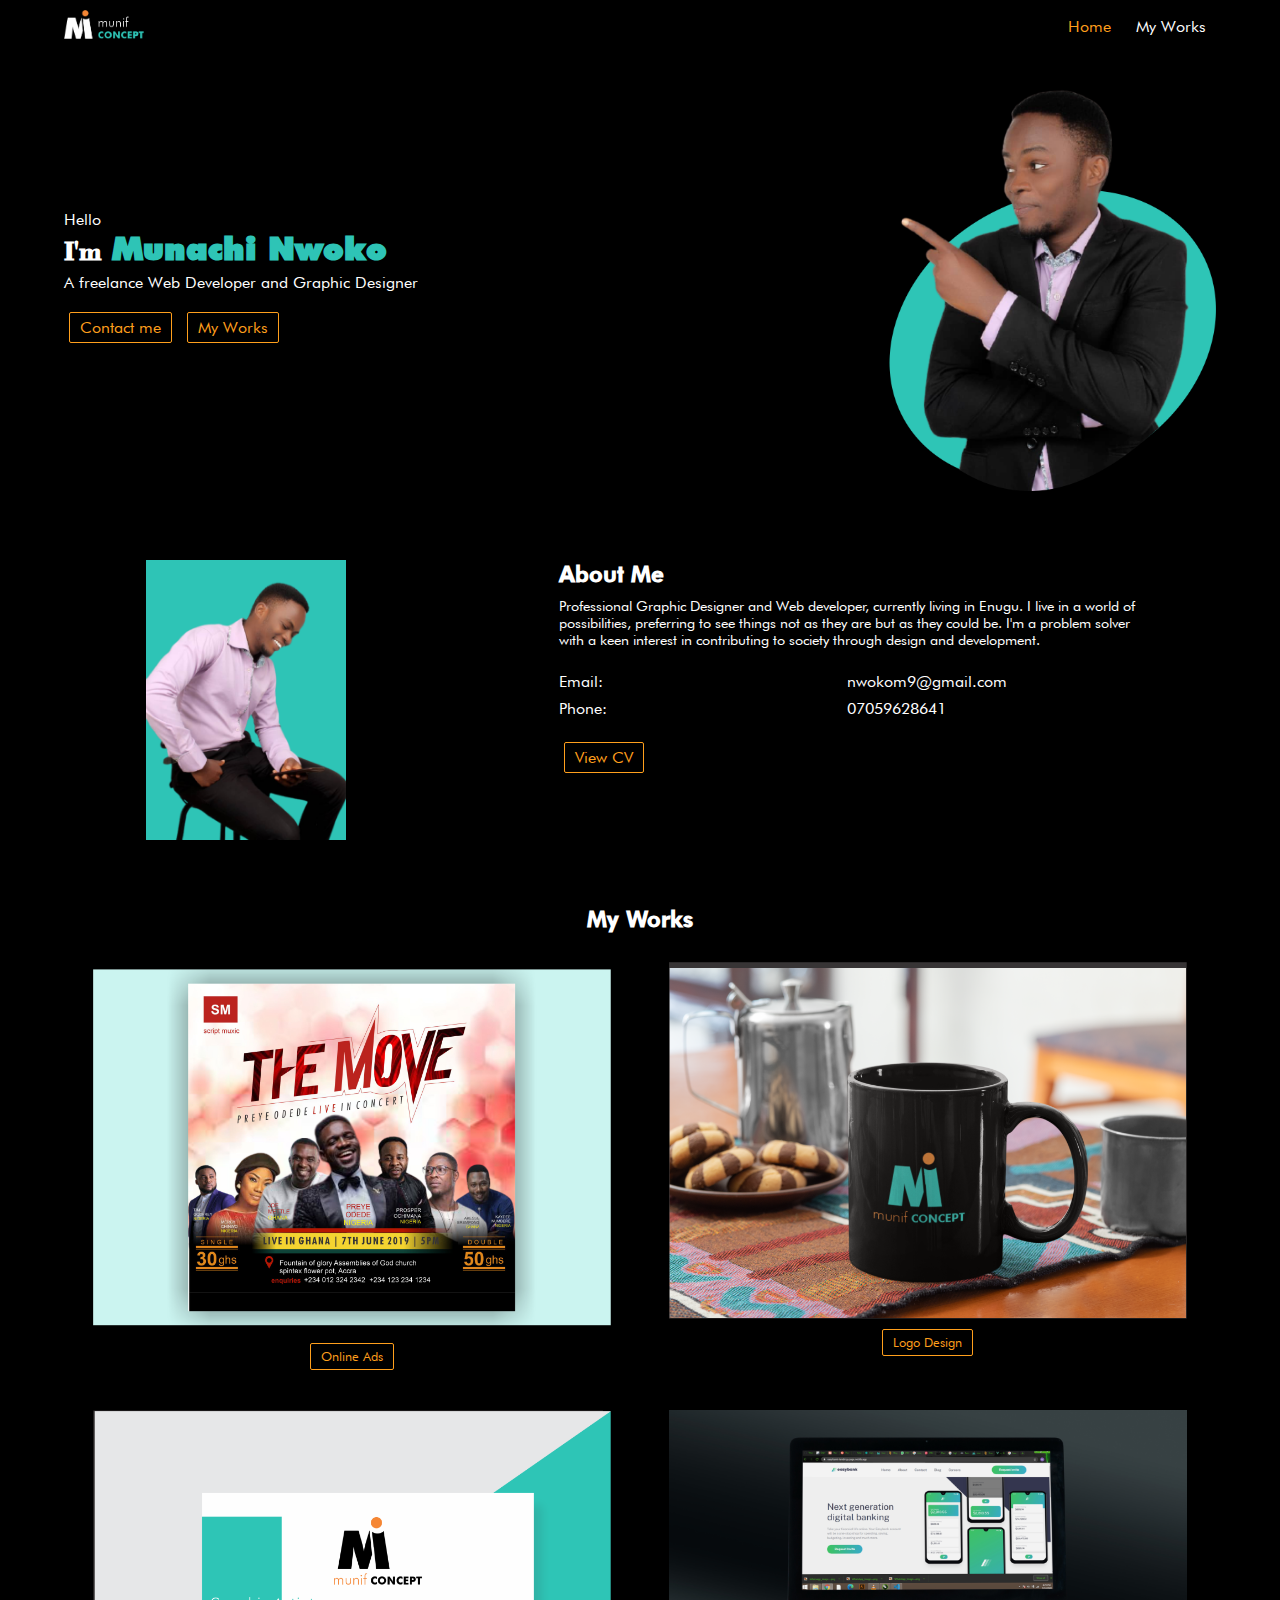
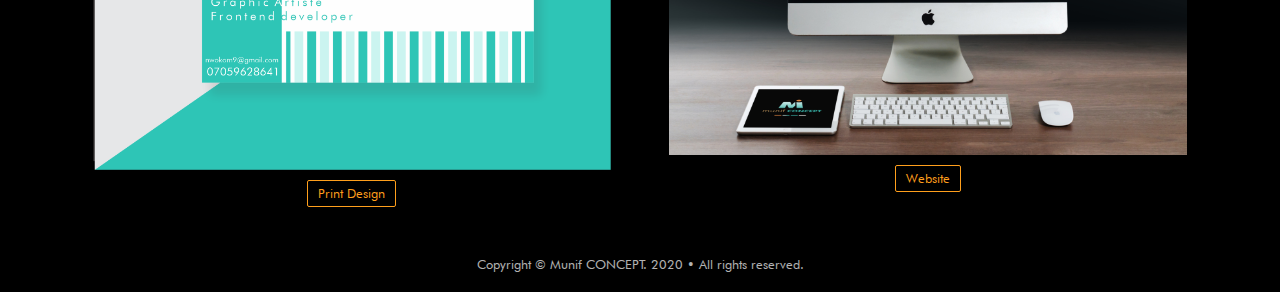
<file: index.html>
<!DOCTYPE html>
<html lang="en">
<head>
    <meta charset="UTF-8">
    <meta name="viewport" content="width=device-width, initial-scale=1.0">
    <title>munif CONCEPT</title>
    <link rel="icon" type="image/png" sizes="32x32" href="./images/icon2.png">
  
    <link rel="stylesheet" href="munif.css">
</head>
<body>
    <!-- navigation -->
    <header>
        <nav>
            <div class="logo">
                <img src="./images/logo.png" alt="logo">
            </div>
            <div class="link">
                <ul>
                    <li><a href="index.html" style="color:#ff9f1c">Home</a></li>
                    <li><a href="#three" >My Works</a></li>
                    <!-- <li><a href="#">Online Ads</a></li>
                    <li><a href="#">Logo</a></li>
                    <li><a href="#">Websites</a></li> -->
                </ul>
            </div>
        </nav>
    </header>

    <!-- main -->
    <main>
        <!-- hello-->
        <section class="first">
            <div class="hello">
                <span>Hello</span> 
                <h2><span>I'm</span> Munachi Nwoko</h2>
                <p>
                A freelance Web Developer and
                Graphic Designer
                </p>
                <div>
                <button><a href="contact.html">Contact me</a> </button>
                <button><a href="#three">My Works </a> </button>
                </div>
            </div>
            <div class="picture">
                <img src="images/Munif12.png" alt="picture">
            </div>
        </section>
        <!-- About me -->
        <section class="second">
            <div class="picture">
                <img src="images/Munif2x.png" alt="My picture">
            </div>
            <div class="about">
                <h3>About Me</h3>
                <p>Professional Graphic Designer and Web developer, currently living in Enugu. 
                    I live in a world of possibilities, 
                    preferring to see things not as they are but as 
                    they could be. I'm a problem solver with a keen 
                    interest in contributing to society through design and development.
                </p>
                <div class="details">
                    <div>
                        <!-- Name: <br> -->
                        <!-- DOB:<br> -->
                        <!-- Address:<br> -->
                        <!-- Zip Code:<br> -->
                        Email:<br>
                        Phone:<br>
                    </div><br>
                    <div>
                        <!-- Munachi Nwoko <br> -->
                        <!-- 15/02<br> -->
                        <!-- 4 Mbonu Ojike, UNN<br> -->
                        <!-- +234<br> -->
                        nwokom9@gmail.com<br>
                        07059628641<br>
                    </div>
                </div>
                <button><a href="images/Munif CV.pdf">View CV</a> </button>
            </div>
        </section>
        <!-- Our projects-->
        <section class="third" id="three">
            <div class="heads"><h3>My Works</h3></div>
            <div class="hey"><a href="online.html"><img src="images/project1.png" alt="First Project"> <button >Online Ads</button></a> </div>
            <div class="hey"><a href="logo.html"><img src="images/project2.png" alt="Second Project"><button >Logo Design</button></a></div>
            <div class="hey"><a href="print.html"><img src="images/printsdfsd.png" alt="Third Project"><button >Print Design</button></a></div>
            <div class="hey"><a href="website.html"><img src="images/first mockup.jpg" alt="Fourth Project"><button >Website</button></a></div>
        </section>
        <p class="copyright">Copyright © Munif CONCEPT. 2020 • All rights reserved.</p>
    </main>

    
    <!-- <footer>
        
    </footer> -->
    <!-- <script src="munif.js"></script> -->
</body>
</html>
</file>
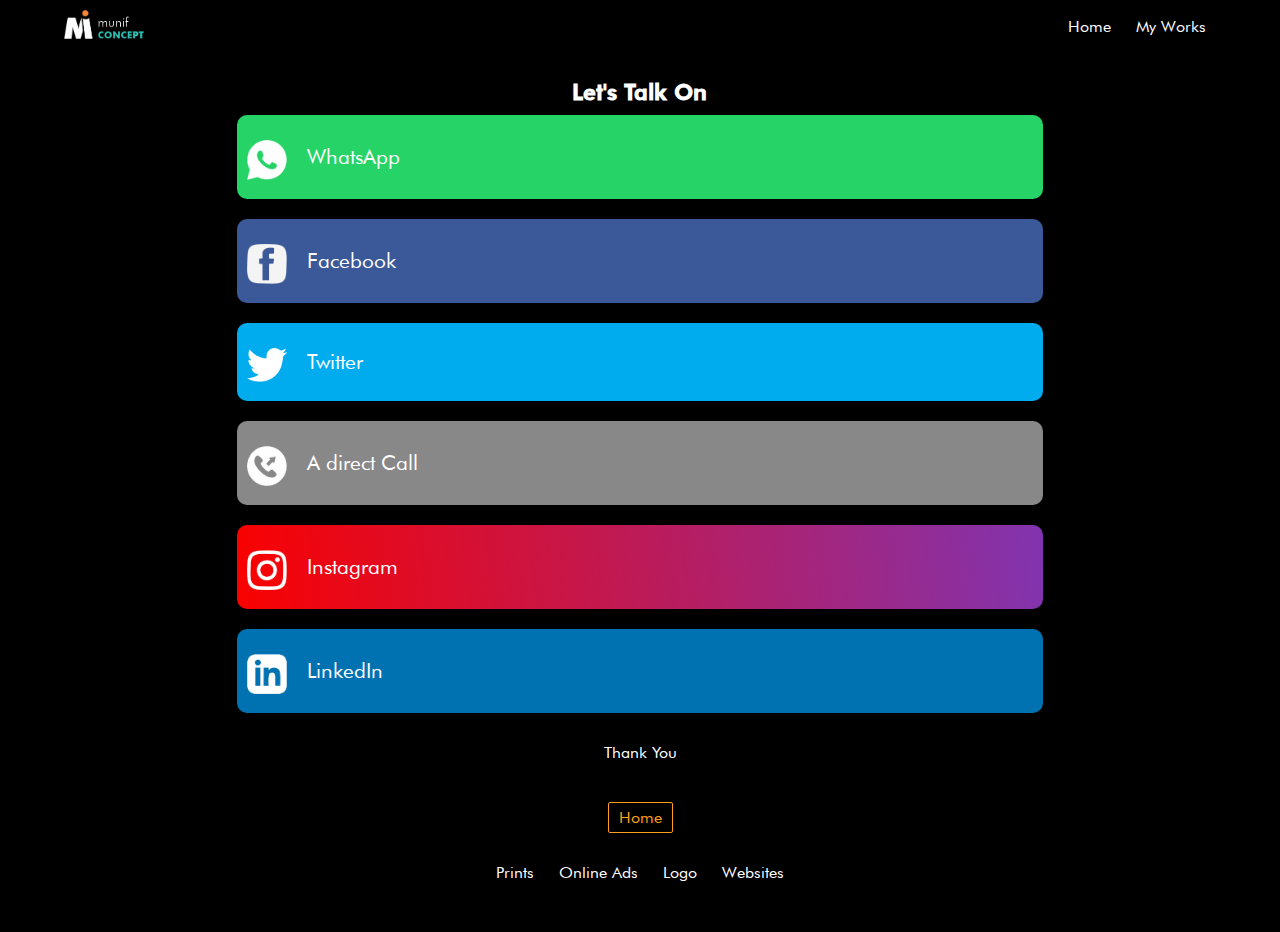
<file: contact.html>
<!DOCTYPE html>
<html lang="en">
<head>
    <meta charset="UTF-8">
    <meta name="viewport" content="width=device-width, initial-scale=1.0">
    <title>munif CONCEPT</title>
    <link rel="icon" type="image/png" sizes="32x32" href="./images/icon2.png">
  
    <link rel="stylesheet" href="munif.css">
</head>
<body>
    <!-- navigation -->
    <header>
        <nav>
            <div class="logo">
                <img src="./images/logo.png" alt="logo">
            </div>
            <div class="link">
                <ul>
                    <li><a href="index.html">Home</a></li>
                    <li><a  href="#three">My Works</a></li>
                    <!-- <li><a style="color:#ff9f1c" href="contact.html">Contact</a></li> -->
                    <!-- <li><a href="#">Logo</a></li>
                    <li><a href="#">Websites</a></li> -->
                </ul>
            </div>
        </nav>
    </header>
    <!-- main -->
    <main>
        <!-- Our projects-->
        <section class="third contact" style="max-width: 70%; margin:auto;">
            <div class="heads"><h3>Let's Talk On</h3></div>

        <div><button class="whatsapp"><a href="https://api.whatsapp.com/send?phone=2347059628641" ><span><img  src="images/whatsappicon.png" alt="whatsapp icon"></span> WhatsApp</a> </button> </div>
            <div ><button class="facebook"><a href="https://www.facebook.com/cannis.nwoko"><span><img  src="images/facebookicon.png" alt="facebook icon"></span> Facebook</a> </button> </div>
            <div ><button class="twitter"><a href="https://twitter.com/NwokoMunachi"><span><img  src="images/twittericon.png" alt="twitter icon"></span> Twitter</a> </button> </div>
            <div ><button class="call"><a href="tel:07059628641"><span><img  src="images/directcallicon.png" alt="call icon"></span> A direct Call</a> </button> </div>
            <div ><button class="instagram"><a href="https://www.instagram.com/munifconcept/"><span><img  src="images/instagramicon.png" alt="instagram icon"></span> Instagram</a> </button> </div>
            <div ><button class="linkedin"><a href="https://www.linkedin.com/in/munachi-nwoko-4479471b3/"><span><img  src="images/linkedinicon.png" alt="linkedin icon"></span> LinkedIn</a> </button> </div>
        </section>
        <div class="thank">
            <p>Thank You</p>
            <button><a href="index.html">Home</a> </button>
            <nav>
                <div class="link down">
                    <ul>
                        <!-- <li><a href="index.html">Home</a></li> -->
                        <li><a href="print.html">Prints</a></li>
                        <li><a href="online.html" >Online Ads</a></li>
                        <li><a href="logo.html">Logo</a></li>
                        <li><a href="website.html">Websites</a></li>
                    </ul>
                </div>
            </nav>
        </div>
    </main>

    
    <!-- <footer>
        
    </footer> -->
    <!-- <script src="munif.js"></script> -->
</body>
</html>
</file>
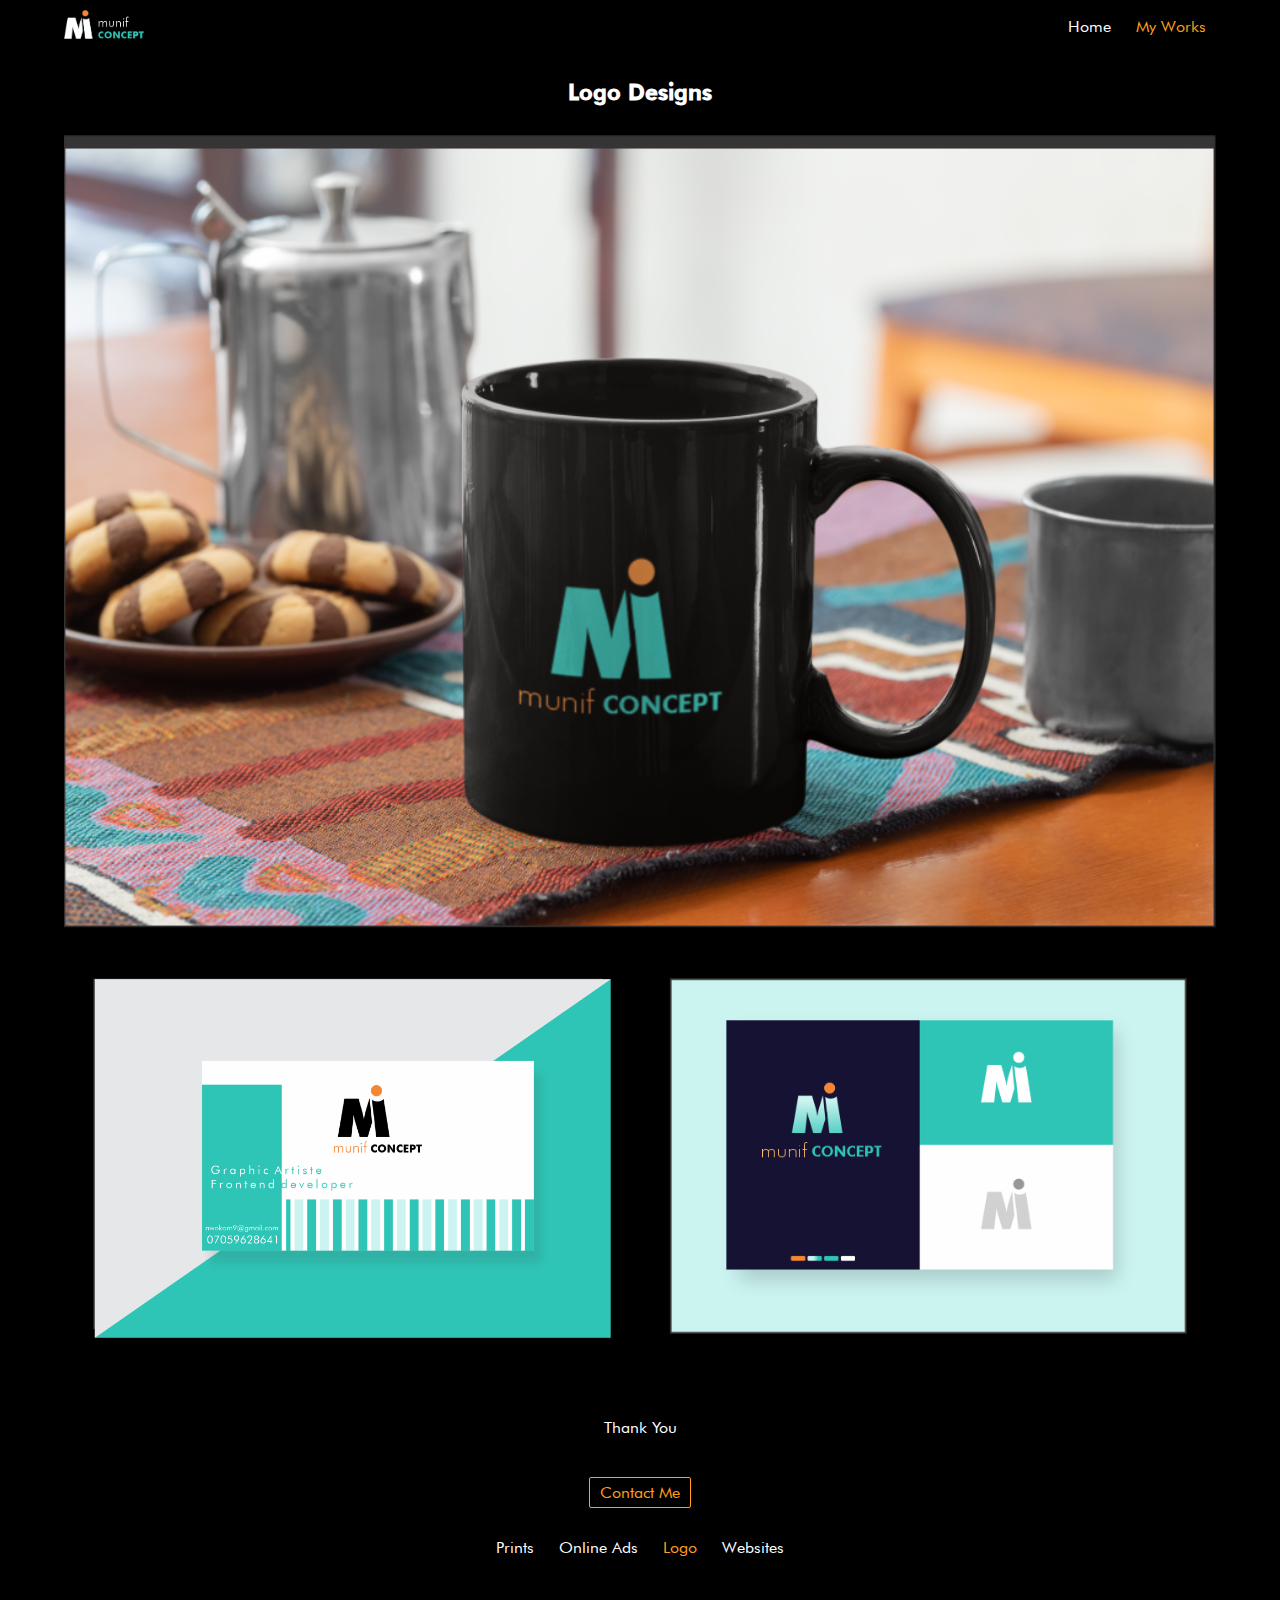
<file: logo.html>
<!DOCTYPE html>
<html lang="en">
<head>
    <meta charset="UTF-8">
    <meta name="viewport" content="width=device-width, initial-scale=1.0">
    <title>munif CONCEPT</title>
    <link rel="icon" type="image/png" sizes="32x32" href="./images/icon2.png">
  
    <link rel="stylesheet" href="munif.css">
</head>
<body>
    <!-- navigation -->
    <header>
        <nav>
            <div class="logo">
                <img src="./images/logo.png" alt="logo">
            </div>
            <div class="link">
                <ul>
                    <li><a href="index.html">Home</a></li>
                    <li><a style="color:#ff9f1c" href="#three">My Works</a></li>
                    <!-- <li><a href="#">Online Ads</a></li>
                    <li><a href="#">Logo</a></li>
                    <li><a href="#">Websites</a></li> -->
                </ul>
            </div>
        </nav>
    </header>
    <!-- main -->
    <main>
        <!-- Our projects-->
        <section class="third">
            <div class="heads"><h3>Logo Designs</h3></div>
            <div style="width:100%;"><img src="images/project2.png" alt="First Project"> </div>
            <div><img src="images/printsdfsd.png" alt="online Advert Design"></div>
            <div><img src="images/logodesign3.png" alt="Online Advert Design"></div>
            <!-- <div style="width:100%;"><img src="images/blank.png" alt="First Project"> </div>
            <div><img src="images/blank.png" alt="online Advert Design"></div>
            <div><img src="images/blank.png" alt="Online Advert Design"></div> -->
        </section>
        <div class="thank">
            <p>Thank You</p>
            <button><a href="contact.html">Contact Me</a> </button>
            <nav>
                <div class="link down">
                    <ul>
                        <!-- <li><a href="index.html">Home</a></li> -->
                        <li><a href="print.html">Prints</a></li>
                        <li><a href="online.html" >Online Ads</a></li>
                        <li><a href="logo.html" style="color:#ff9f1c">Logo</a></li>
                        <li><a href="website.html">Websites</a></li>
                    </ul>
                </div>
            </nav>
        </div>
    </main>

    
    <!-- <footer>
        
    </footer> -->
    <!-- <script src="munif.js"></script> -->
</body>
</html>
</file>
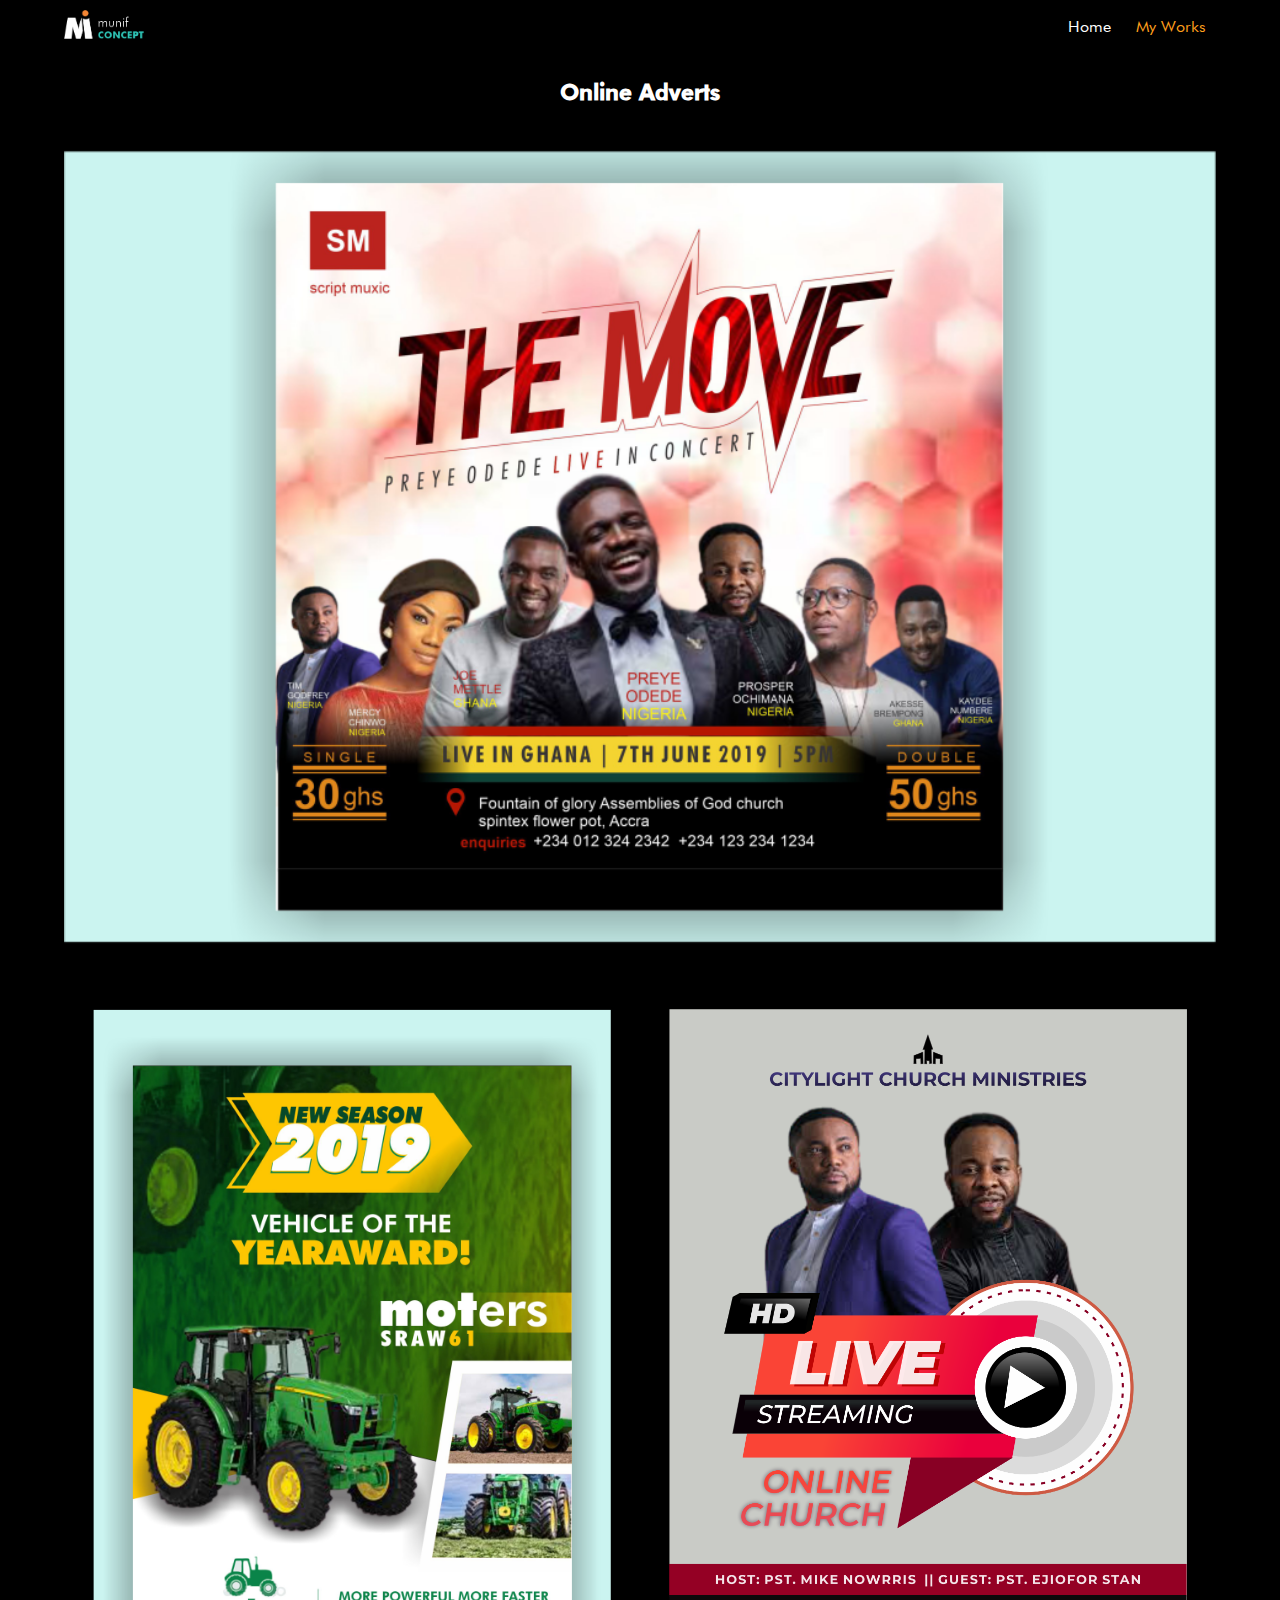
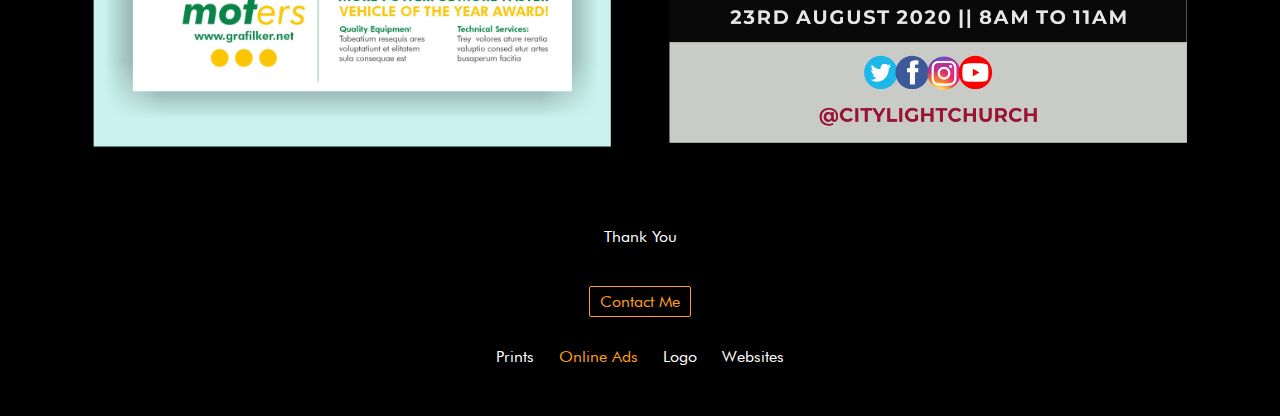
<file: online.html>
<!DOCTYPE html>
<html lang="en">
<head>
    <meta charset="UTF-8">
    <meta name="viewport" content="width=device-width, initial-scale=1.0">
    <title>munif CONCEPT</title>
    <link rel="icon" type="image/png" sizes="32x32" href="./images/icon2.png">
  
    <link rel="stylesheet" href="munif.css">
</head>
<body>
    <!-- navigation -->
    <header>
        <nav>
            <div class="logo">
                <img src="./images/logo.png" alt="logo">
            </div>
            <div class="link">
                <ul>
                    <li><a href="index.html">Home</a></li>
                    <li><a style="color:#ff9f1c" href="#three">My Works</a></li>
                    <!-- <li><a href="#">Online Ads</a></li>
                    <li><a href="#">Logo</a></li>
                    <li><a href="#">Websites</a></li> -->
                </ul>
            </div>
        </nav>
    </header>
    <!-- main -->
    <main>
        <!-- Our projects-->
        <section class="third">
            <div class="heads"><h3>Online Adverts</h3></div>
            <div style="width:100%;"><img src="images/project1.png" alt="First Project"> </div>
            <div><img src="images/online2.png" alt="online Advert Design"></div>
            <div><img src="images/online3.png" alt="Online Advert Design"></div>
            <!-- <div><a href="#"><img src="/images/project4.png" alt="Fourth Project"></a></div> -->
        </section>
        <div class="thank">
            <p>Thank You</p>
            <button><a href="contact.html">Contact Me</a> </button>
            <nav>
                <div class="link down">
                    <ul>
                        <!-- <li><a href="index.html">Home</a></li> -->
                        <li><a href="print.html">Prints</a></li>
                        <li><a href="online.html" style="color:#ff9f1c">Online Ads</a></li>
                        <li><a href="logo.html">Logo</a></li>
                        <li><a href="website.html">Websites</a></li>
                    </ul>
                </div>
            </nav>
        </div>
    </main>

    
    <!-- <footer>
        
    </footer> -->
    <!-- <script src="munif.js"></script> -->
</body>
</html>
</file>
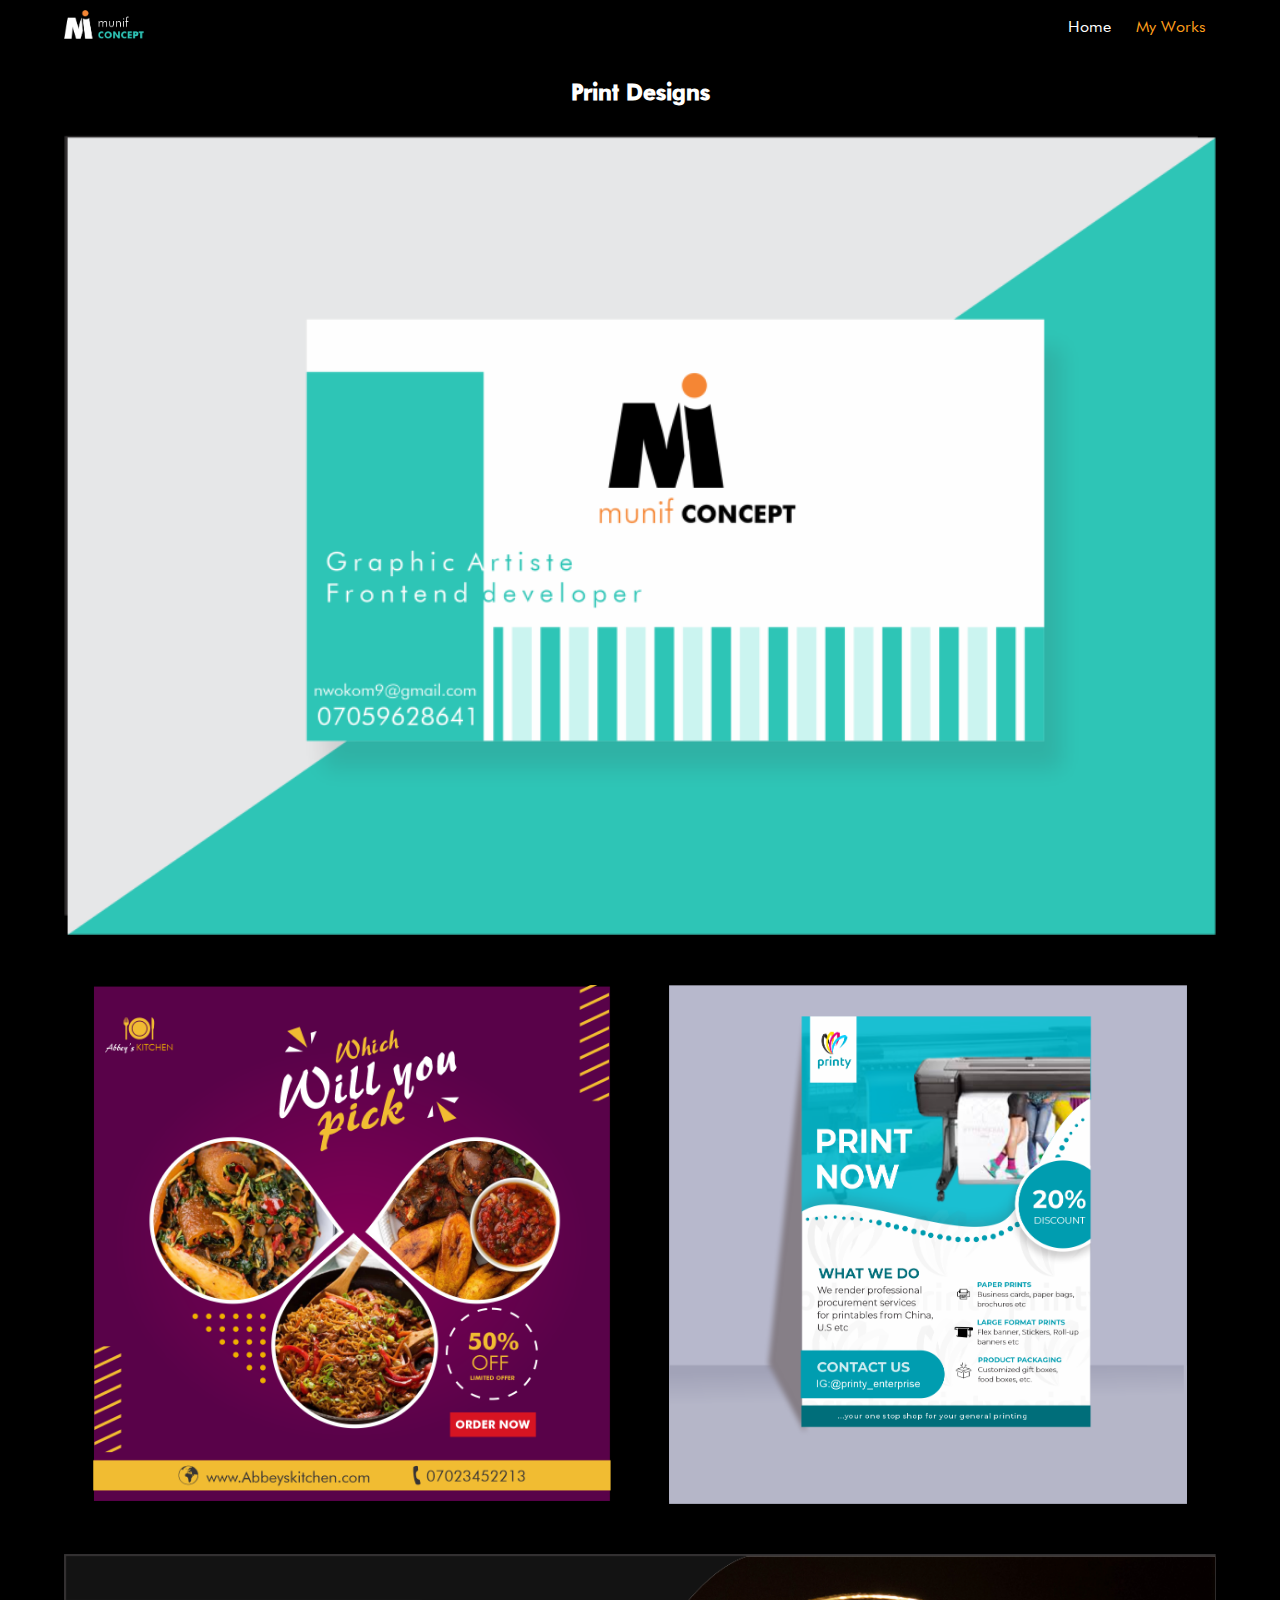
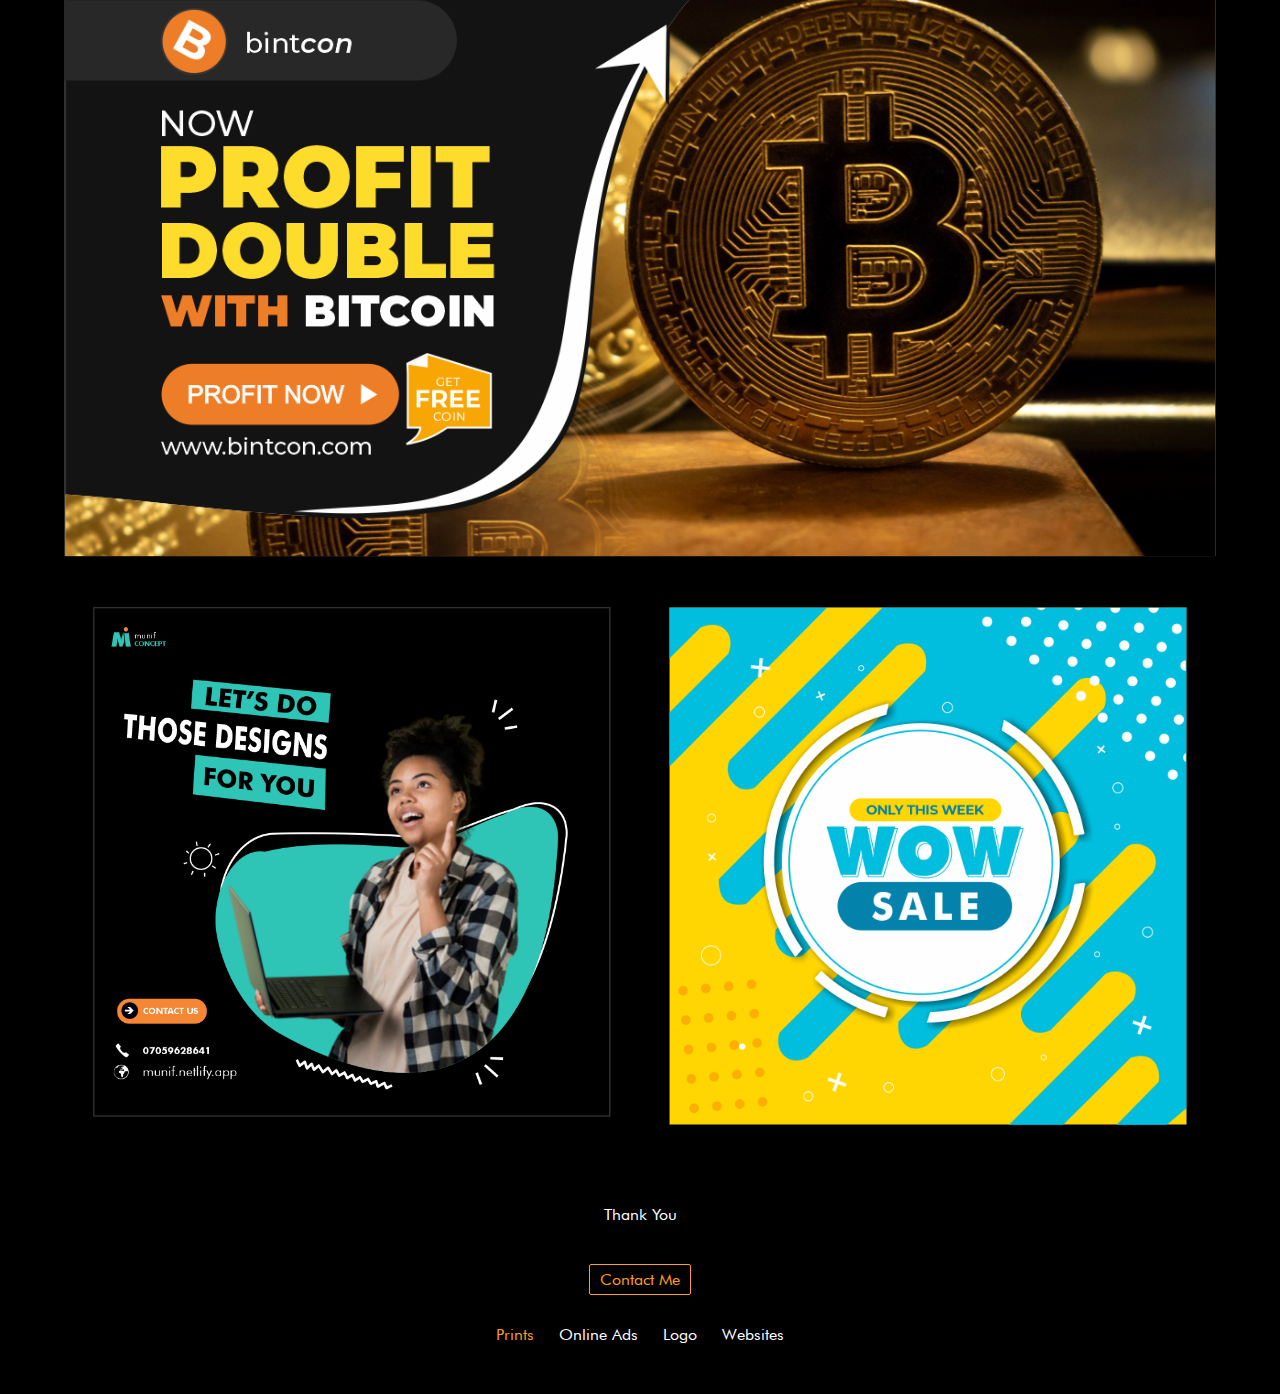
<file: print.html>
<!DOCTYPE html>
<html lang="en">
<head>
    <meta charset="UTF-8">
    <meta name="viewport" content="width=device-width, initial-scale=1.0">
    <title>munif CONCEPT</title>
    <link rel="icon" type="image/png" sizes="32x32" href="./images/icon2.png">
  
    <link rel="stylesheet" href="munif.css">
</head>
<body>
    <!-- navigation -->
    <header>
        <nav>
            <div class="logo">
                <img src="./images/logo.png" alt="logo">
            </div>
            <div class="link">
                <ul>
                    <li><a href="index.html">Home</a></li>
                    <li><a style="color:#ff9f1c" href="#three">My Works</a></li>
                    <!-- <li><a href="#">Online Ads</a></li>
                    <li><a href="#">Logo</a></li>
                    <li><a href="#">Websites</a></li> -->
                </ul>
            </div>
        </nav>
    </header>
    <!-- main -->
    <main>
        <!-- Our projects-->
        <section class="third">
            <div class="heads"><h3>Print Designs</h3></div>
            <div style="width:100%;"><img src="images/printsdfsd.png" alt="First Project"> </div>
            <div><img src="images/Day 3.png" alt="online Advert Design"></div>
            <div><img src="images/printy flier.png" alt="Online Advert Design"></div>
            <div style="width:100%;"><img src="images/project3.png" alt="First Project"> </div>
            <div><img src="images/Day 5b.png" alt="online Advert Design"></div>
            <div><img src="images/Day 12.png" alt="Online Advert Design"></div>
        </section>
        <div class="thank">
            <p>Thank You</p>
            <button><a href="contact.html">Contact Me</a> </button>
            <nav>
                <div class="link down">
                    <ul>
                        <!-- <li><a href="index.html">Home</a></li> -->
                        <li><a href="print.html" style="color:#ff9f1c">Prints</a></li>
                        <li><a href="online.html" >Online Ads</a></li>
                        <li><a href="logo.html" >Logo</a></li>
                        <li><a href="website.html">Websites</a></li>
                    </ul>
                </div>
            </nav>
        </div>
    </main>

    
    <!-- <footer>
        
    </footer> -->
    <!-- <script src="munif.js"></script> -->
</body>
</html>
</file>
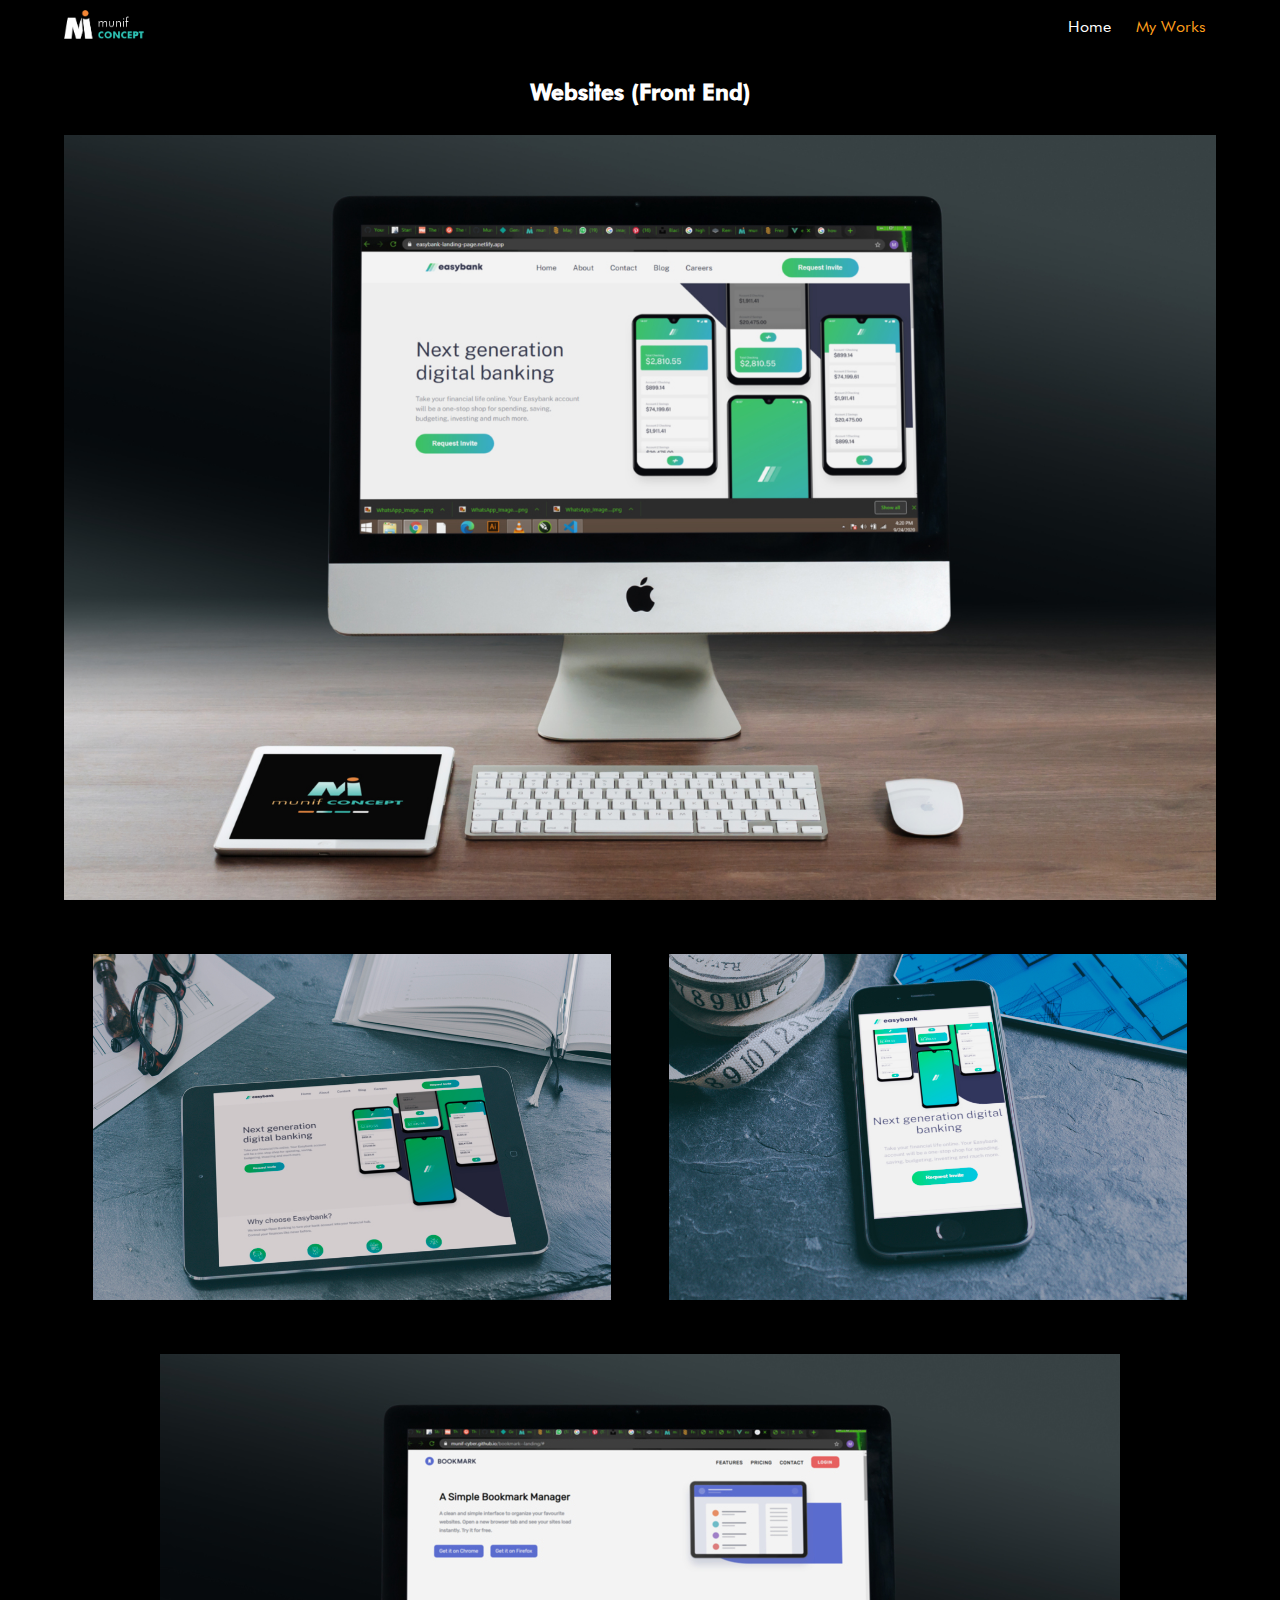
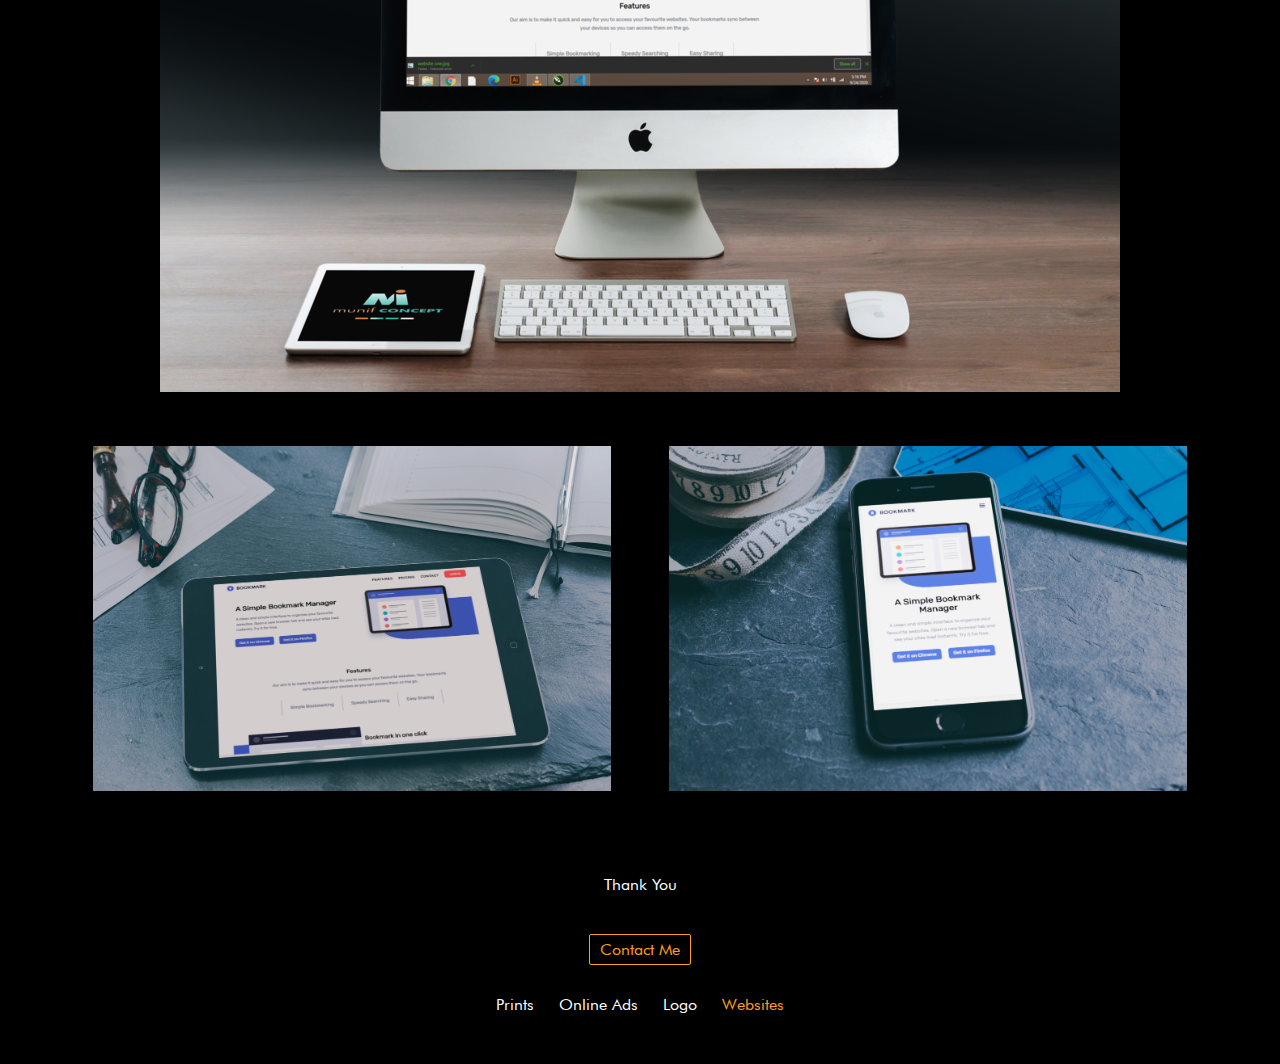
<file: website.html>
<!DOCTYPE html>
<html lang="en">
<head>
    <meta charset="UTF-8">
    <meta name="viewport" content="width=device-width, initial-scale=1.0">
    <title>munif CONCEPT</title>
    <link rel="icon" type="image/png" sizes="32x32" href="./images/icon2.png">
  
    <link rel="stylesheet" href="munif.css">
</head>
<body>
    <!-- navigation -->
    <header>
        <nav>
            <div class="logo">
                <img src="./images/logo.png" alt="logo">
            </div>
            <div class="link">
                <ul>
                    <li><a href="index.html">Home</a></li>
                    <li><a style="color:#ff9f1c" href="#three">My Works</a></li>
                    <!-- <li><a href="#">Online Ads</a></li>
                    <li><a href="#">Logo</a></li>
                    <li><a href="#">Websites</a></li> -->
                </ul>
            </div>
        </nav>
    </header>
    <!-- main -->
    <main>
        <!-- Our projects-->
        <section class="third">
            <div class="heads"><h3>Websites (Front End)</h3></div>
            <div style="width:100%;"><a href="https://easybank-landing-page.netlify.app"><img src="images/first mockup.jpg" alt="First Project"> </div></a>
            <div><a href="https://easybank-landing-page.netlify.app"><img src="images/first mockup tab.jpg" alt="online Advert Design"></div></a>
            <div><a href="https://easybank-landing-page.netlify.app"><img src="images/first mockup phone.jpg" alt="Online Advert Design"></div></a>
            <div style="width:100%;"><a href="https://munif-cyber.github.io/bookmark--landing/#"><img src="images/second mockup.jpg" alt="First Project"> </div></a>
            <div><a href="https://munif-cyber.github.io/bookmark--landing/#"><img src="images/second mockup tab.jpg" alt="online Advert Design"></div></a>
            <div><a href="https://munif-cyber.github.io/bookmark--landing/#"><img src="images/second mockup phone.jpg" alt="Online Advert Design"></div></a>
            
        </section>
        <div class="thank">
            <p>Thank You</p>
            <button><a href="contact.html">Contact Me</a> </button>
            <nav>
                <div class="link down">
                    <ul>
                        <!-- <li><a href="index.html">Home</a></li> -->
                        <li><a href="print.html">Prints</a></li>
                        <li><a href="online.html" >Online Ads</a></li>
                        <li><a href="logo.html" >Logo</a></li>
                        <li><a href="website.html" style="color:#ff9f1c">Websites</a></li>
                    </ul>
                </div>
            </nav>
        </div>
    </main>
    
    <!-- <footer>
        
    </footer> -->
    <!-- <script src="munif.js"></script> -->
</body>
</html>
</file>
<file: munif.css>
@font-face {
  font-family: Bodoni;
  src: url("fonts/Bodoni.ttf");
}

@font-face {
  font-family: futura;
  src: url("fonts/Futura.ttf");
}

@font-face {
  font-family: Futural;
  src: url("fonts/Futura L.ttf");
}

@font-face {
  font-family: Futurab;
  src: url("fonts/Futura B.ttf");
}

* {
  margin: 0px;
  padding: 0px;
  -webkit-box-sizing: border-box;
          box-sizing: border-box;
  font-size: 1rem;
  font-family: Futural;
}

html {
  scroll-behavior: smooth !important;
}

body {
  background: black;
  color: #ffffff;
  margin: 0px 5%;
}

nav {
  display: -webkit-box;
  display: -ms-flexbox;
  display: flex;
  -webkit-box-pack: justify;
      -ms-flex-pack: justify;
          justify-content: space-between;
  -webkit-box-align: center;
      -ms-flex-align: center;
          align-items: center;
  padding: 10px 0%;
}

nav .logo {
  max-width: 80px;
  height: auto;
}

nav .logo img {
  width: 100%;
  height: auto;
}

nav .link ul li {
  display: inline;
  margin: 10px;
}

nav .link ul li a {
  font-size: 100%;
  color: white;
  text-decoration: none;
}

nav .link ul li a:active {
  color: #ff9f1c;
}

nav .link ul li a:hover {
  color: #ff9f1c;
}

.third.contact div {
  width: 100%;
}

.third.contact div button {
  width: 100%;
  height: auto;
  border-radius: 10px;
}

.third.contact div button.whatsapp {
  background: #25D366;
  color: black;
  border: none;
}

.third.contact div button.whatsapp:hover, .third.contact div button.whatsapp:active {
  border: 2px #25D366 solid;
  background: none;
}

.third.contact div button.facebook {
  background: #3b5998;
  color: black;
  border: none;
}

.third.contact div button.facebook:hover, .third.contact div button.facebook:active {
  border: 2px #3b5998 solid;
  background: none;
}

.third.contact div button.twitter {
  background: #00acee;
  color: black;
  border: none;
}

.third.contact div button.twitter:hover, .third.contact div button.twitter:active {
  border: 2px #00acee solid;
  background: none;
}

.third.contact div button.call {
  background: #888888;
  color: black;
  border: none;
}

.third.contact div button.call:hover, .third.contact div button.call:active {
  border: 2px #888888 solid;
  background: none;
}

.third.contact div button.instagram {
  background: -webkit-gradient(linear, left bottom, right top, from(#F90100), to(#8134AF));
  background: linear-gradient(left bottom, #F90100, #8134AF);
  color: black;
  border: none;
}

.third.contact div button.instagram:hover, .third.contact div button.instagram:active {
  border: 2px #F90100 solid;
  background: none;
}

.third.contact div button.linkedin {
  background: #0072b1;
  color: black;
  border: none;
}

.third.contact div button.linkedin:hover, .third.contact div button.linkedin:active {
  border: 2px #0072b1 solid;
  background: none;
}

@media only screen and (max-width: 320px) {
  .third.contact div button {
    width: 100%;
  }
}

.third.contact div button a {
  width: 100%;
  display: -webkit-box;
  display: -ms-flexbox;
  display: flex;
  -webkit-box-align: center;
      -ms-flex-align: center;
          align-items: center;
  background: none;
  font-size: 1.3rem;
  padding: 0px;
  color: white;
}

@media only screen and (max-width: 320px) {
  .third.contact div button a {
    font-size: 1rem;
  }
}

.third.contact div button a span {
  width: 40px;
  height: auto;
  margin-right: 20px;
  padding: 0px !important;
}

@media only screen and (max-width: 320px) {
  .third.contact div button a span {
    width: 30px;
  }
}

button {
  background: none;
  border: 1px solid #ff9f1c;
  padding: 5px 10px;
  margin: 0px 5px;
  -webkit-box-shadow: none;
          box-shadow: none;
  color: #ff9f1c;
  font-size: 0.8rem;
  border-radius: 2px;
}

button:hover, button:active {
  background: #ff9f1c;
  color: black;
  border: none;
  cursor: pointer;
}

button a {
  text-decoration: none;
  color: #ff9f1c;
}

button a:hover, button a:active {
  color: black;
}

.hey a {
  display: -webkit-box;
  display: -ms-flexbox;
  display: flex;
  -webkit-box-orient: vertical;
  -webkit-box-direction: normal;
      -ms-flex-direction: column;
          flex-direction: column;
  -webkit-box-align: center;
      -ms-flex-align: center;
          align-items: center;
  -webkit-box-pack: center;
      -ms-flex-pack: center;
          justify-content: center;
  text-decoration: none;
}

.thank {
  display: -webkit-box;
  display: -ms-flexbox;
  display: flex;
  -webkit-box-orient: vertical;
  -webkit-box-direction: normal;
      -ms-flex-direction: column;
          flex-direction: column;
  -webkit-box-align: center;
      -ms-flex-align: center;
          align-items: center;
}

.thank p {
  margin: 20px 0px;
}

.thank button {
  margin: 20px 0px;
}

.thank .link {
  margin-bottom: 40px;
}

.thank .link a {
  font-size: 100%;
}

@media only screen and (max-width: 320px) {
  .thank .link a {
    font-size: 60%;
  }
}

.copyright {
  text-align: center;
  font-size: 0.8rem;
  margin-bottom: 20px;
  opacity: .7;
}

@media only screen and (max-width: 500px) {
  section {
    display: -webkit-box;
    display: -ms-flexbox;
    display: flex;
    -webkit-box-orient: vertical;
    -webkit-box-direction: normal;
        -ms-flex-direction: column;
            flex-direction: column;
    margin-bottom: 40px;
    padding: 25px 0px;
    padding-bottom: 0px;
  }
  section.first {
    font-size: 13px;
    background: black;
    -webkit-box-align: center;
        -ms-flex-align: center;
            align-items: center;
  }
  section.first .hello {
    width: 100%;
    text-align: center;
    font-size: 12px !important;
  }
  section.first .hello span {
    font-size: 1rem;
  }
  section.first .hello p {
    text-align: center;
    margin: 0px auto;
    width: 80%;
    font-size: .8rem;
  }
  section.first .hello h2 {
    font-size: 1.7rem;
    font-family: futura;
    color: #2ec4b6;
    margin-bottom: 5px;
  }
  section.first .hello h2 span {
    font-size: 1.7rem;
    font-family: Futura;
    color: white;
  }
  section.first .hello div {
    margin: 20px;
  }
  section.first .picture {
    width: 200px;
  }
  section.first .picture img {
    width: 100%;
    height: auto;
  }
  section.second .picture {
    width: 70%;
    margin: 0px auto;
    background: #2ec4b6;
    display: -webkit-box;
    display: -ms-flexbox;
    display: flex;
    -webkit-box-orient: vertical;
    -webkit-box-direction: normal;
        -ms-flex-direction: column;
            flex-direction: column;
    margin-bottom: 30px;
    -webkit-box-align: center;
        -ms-flex-align: center;
            align-items: center;
  }
  section.second .picture img {
    width: 100%;
    height: auto;
  }
  section.second .about {
    margin: 0px auto;
    text-align: center;
    -webkit-box-align: center;
        -ms-flex-align: center;
            align-items: center;
  }
  section.second .about h3 {
    font-size: 1.4rem;
    font-family: Futurab;
    margin-bottom: 10px;
  }
  section.second .about p {
    font-size: .9rem;
    color: white;
    width: 80%;
    margin: 0px auto;
    font-family: "futural";
  }
  section.second .about div {
    text-align: left;
    display: -webkit-box;
    display: -ms-flexbox;
    display: flex;
    width: 100%;
    margin: 10px;
    font-size: 1rem;
    font-family: futural;
    line-height: 27px;
    color: white;
  }
  section.third {
    display: -webkit-box;
    display: -ms-flexbox;
    display: flex;
    -webkit-box-orient: vertical;
    -webkit-box-direction: normal;
        -ms-flex-direction: column;
            flex-direction: column;
  }
  section.third h3 {
    font-size: 1.4rem;
    margin: 0px auto;
    font-family: Futurab;
    text-align: center;
  }
  section.third div {
    display: -webkit-box;
    display: -ms-flexbox;
    display: flex;
    -webkit-box-orient: vertical;
    -webkit-box-direction: normal;
        -ms-flex-direction: column;
            flex-direction: column;
    -webkit-box-align: center;
        -ms-flex-align: center;
            align-items: center;
    color: #cbf3f0;
    width: 100%;
    height: auto;
    margin: 10px 0px;
  }
  section.third div.heads {
    width: 100%;
    margin: 0px auto;
    text-align: center;
    color: white;
  }
  section.third div img {
    width: 100%;
    height: auto;
    margin-bottom: 10px;
    margin-top: 20px;
  }
  section.third div:hover {
    border: none;
  }
  section.third div:hover img {
    opacity: 0.8;
  }
}

@media only screen and (min-width: 501px) {
  section {
    display: -webkit-box;
    display: -ms-flexbox;
    display: flex;
    margin-bottom: 40px;
    padding: 25px 0px;
    padding-bottom: 0px;
  }
  section.first {
    background: black;
    -webkit-box-align: center;
        -ms-flex-align: center;
            align-items: center;
    -webkit-box-pack: justify;
        -ms-flex-pack: justify;
            justify-content: space-between;
  }
  section.first .hello {
    width: 100%;
    text-align: left;
  }
  section.first .hello span {
    font-size: 1rem;
  }
  section.first .hello p {
    text-align: left;
    width: 80%;
  }
  section.first .hello h2 {
    font-size: 200%;
    font-family: futura;
    color: #2ec4b6;
    margin-bottom: 5px;
  }
  section.first .hello h2 span {
    font-size: 1.7rem;
    font-family: bodoni;
    color: white;
  }
  section.first .hello div {
    margin: 20px 0px;
  }
  section.first .picture {
    max-width: 35%;
  }
  section.first .picture img {
    width: 100%;
    height: auto;
  }
  section.second {
    -ms-flex-pack: distribute;
        justify-content: space-around;
  }
  section.second .picture {
    display: -webkit-box;
    display: -ms-flexbox;
    display: flex;
    -webkit-box-orient: vertical;
    -webkit-box-direction: normal;
        -ms-flex-direction: column;
            flex-direction: column;
    -webkit-box-pack: end;
        -ms-flex-pack: end;
            justify-content: flex-end;
    margin: 0px;
    background: #2ec4b6;
    width: 400%;
    margin: 0px;
    -webkit-box-align: center;
        -ms-flex-align: center;
            align-items: center;
    margin-right: 50px;
  }
}

@media only screen and (min-width: 501px) and (min-width: 701px) {
  section.second .picture {
    max-width: 200px;
  }
}

@media only screen and (min-width: 501px) {
  section.second .picture img {
    width: 100%;
    height: auto;
  }
  section.second .about {
    margin: 0px;
    text-align: left;
    -webkit-box-align: left;
        -ms-flex-align: left;
            align-items: left;
    max-width: 50%;
  }
  section.second .about h3 {
    font-size: 1.4rem;
    font-family: Futurab;
    margin-bottom: 10px;
  }
  section.second .about p {
    font-size: .9rem;
    color: white;
    width: 100%;
    margin: 0px;
    font-family: "futural";
  }
  section.second .about div {
    text-align: left;
    display: -webkit-box;
    display: -ms-flexbox;
    display: flex;
    width: 100%;
    margin: 10px 0px;
    font-size: 1rem;
    font-family: futural;
    line-height: 27px;
    color: white;
  }
  section.third {
    display: -webkit-box;
    display: -ms-flexbox;
    display: flex;
    -webkit-box-orient: horizontal;
    -webkit-box-direction: normal;
        -ms-flex-direction: row;
            flex-direction: row;
    -ms-flex-wrap: wrap;
        flex-wrap: wrap;
  }
  section.third h3 {
    font-size: 1.4rem;
    margin: 0px auto;
    font-family: Futurab;
  }
  section.third div {
    display: -webkit-box;
    display: -ms-flexbox;
    display: flex;
    -webkit-box-orient: vertical;
    -webkit-box-direction: normal;
        -ms-flex-direction: column;
            flex-direction: column;
    color: #cbf3f0;
    -webkit-box-align: center;
        -ms-flex-align: center;
            align-items: center;
    width: 45%;
    height: auto;
    margin: 0px auto;
    margin: 10px auto;
  }
  section.third div.heads {
    width: 100%;
    margin: 0px auto;
    text-align: center;
    color: white;
  }
  section.third div img {
    width: 100%;
    height: auto;
    margin-bottom: 10px;
    margin-top: 20px;
  }
  section.third div:hover {
    border: none;
  }
  section.third div:hover img {
    opacity: 0.8;
  }
}
/*# sourceMappingURL=munif.css.map */
</file>
